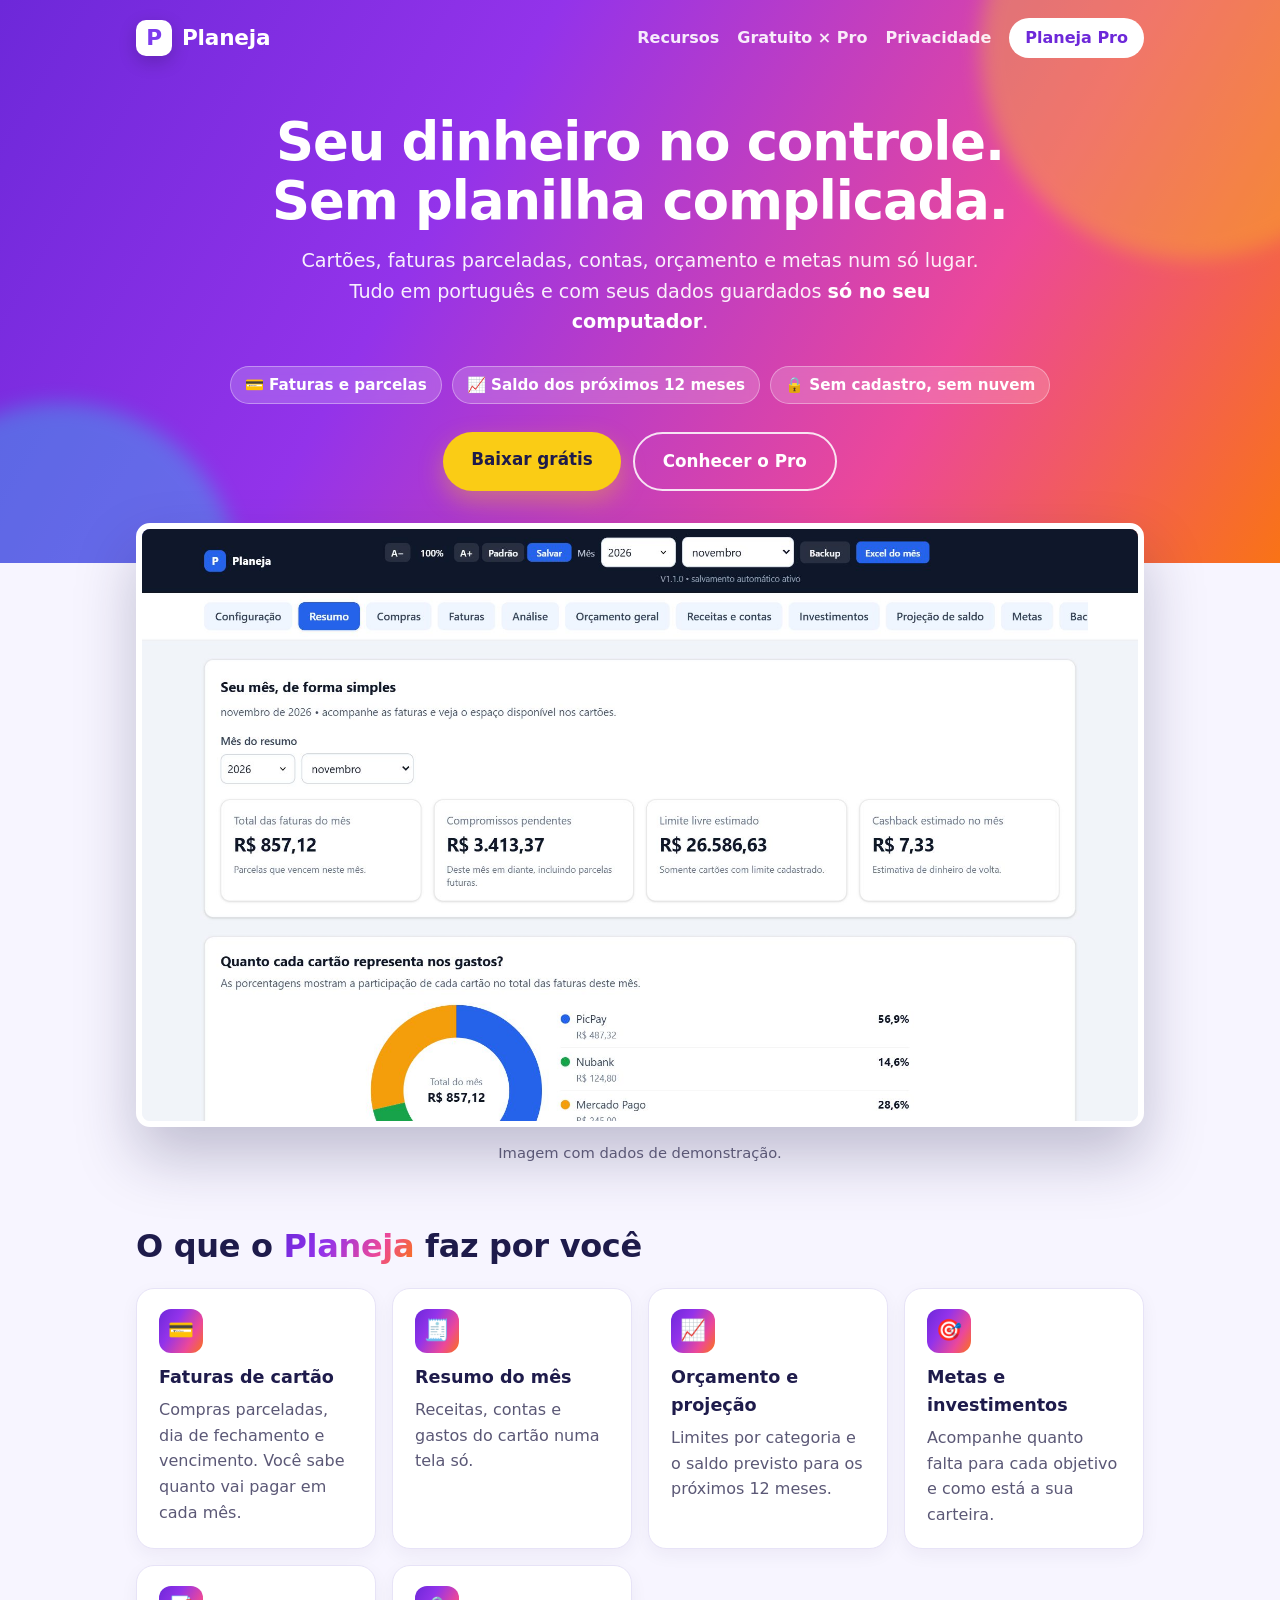
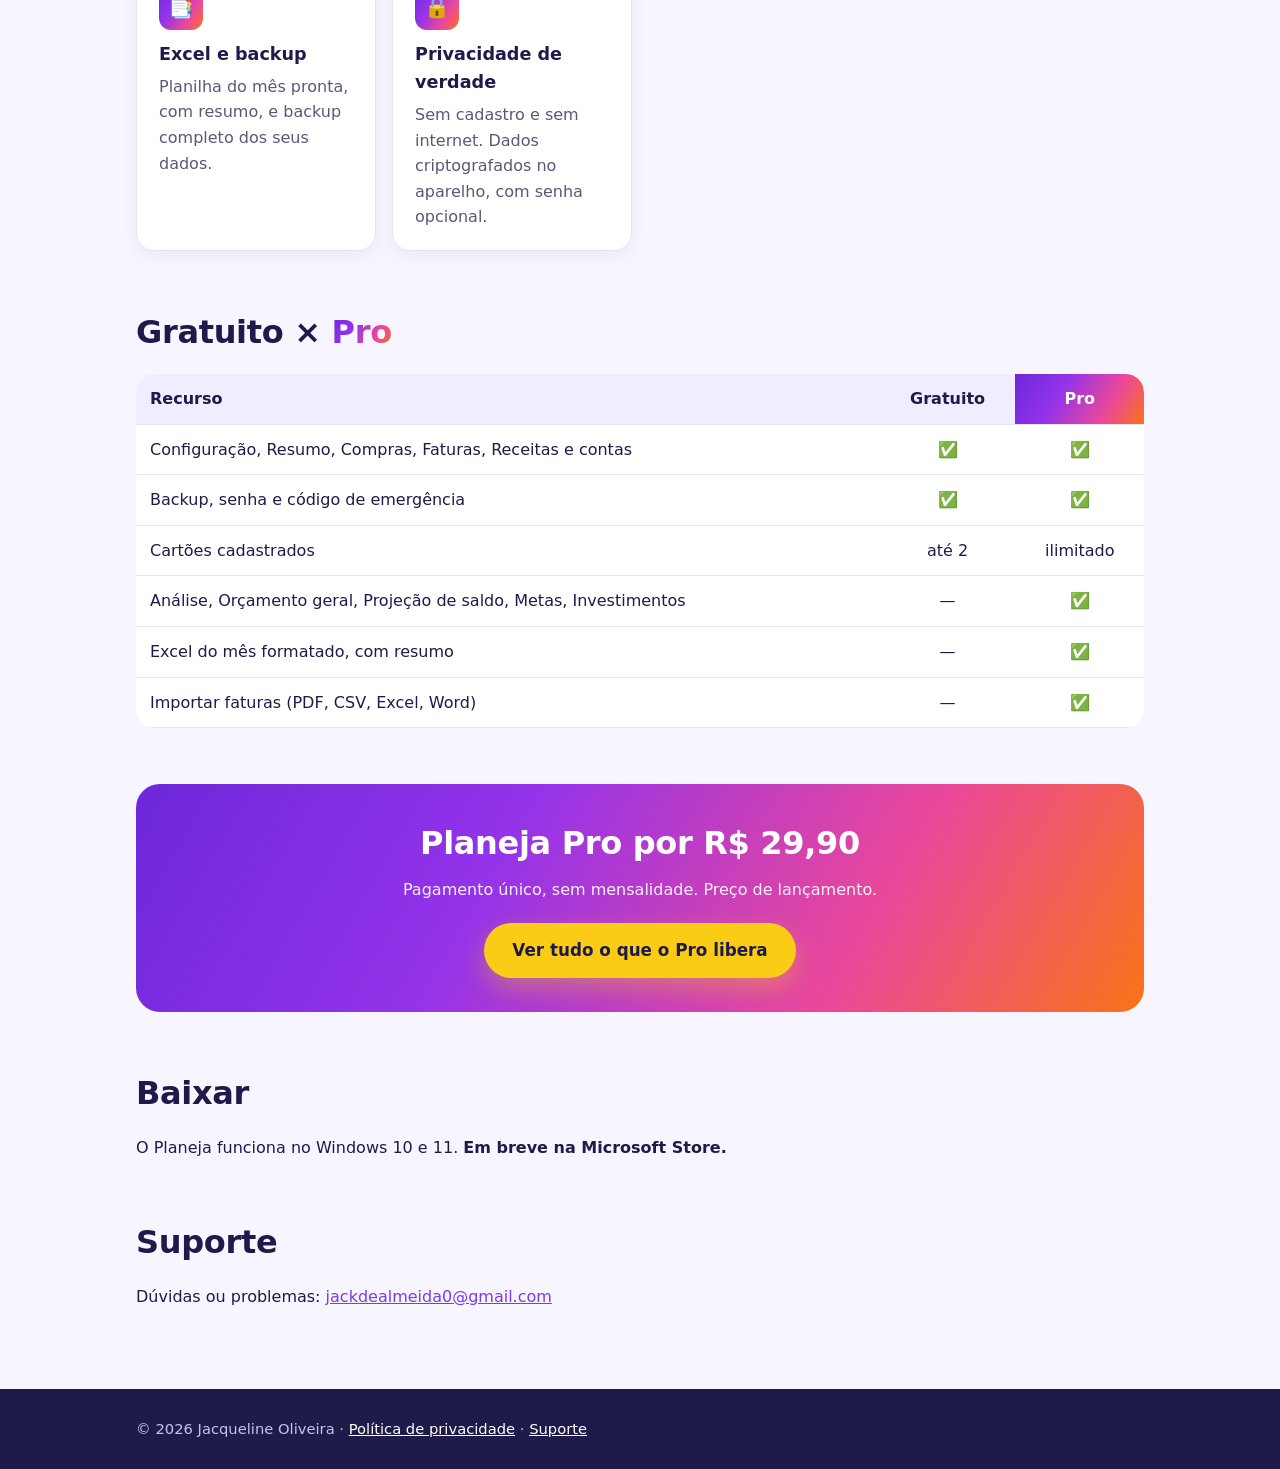
<file: index.html>
<!doctype html>
<html lang="pt-BR">
<head>
  <meta charset="utf-8">
  <meta name="viewport" content="width=device-width, initial-scale=1">
  <title>Planeja — Controle financeiro pessoal</title>
  <meta name="description" content="Planeja: controle de compras no cartão, faturas, orçamento, projeção de saldo e metas. Seus dados ficam só no seu computador.">
  <link rel="stylesheet" href="style.css">
</head>
<body>
<section class="hero">
  <div class="topbar">
    <div class="wrap">
      <a class="logo" href="index.html"><span class="logo-mark">P</span>Planeja</a>
      <nav>
        <a href="#recursos">Recursos</a>
        <a href="#versoes">Gratuito × Pro</a>
        <a href="privacidade.html">Privacidade</a>
        <a class="pill" href="comprar.html">Planeja Pro</a>
      </nav>
    </div>
  </div>

  <div class="wrap hero-content">
    <h1>Seu dinheiro no controle. Sem planilha complicada.</h1>
    <p class="lead">Cartões, faturas parceladas, contas, orçamento e metas num só lugar.
      Tudo em português e com seus dados guardados <strong>só no seu computador</strong>.</p>
    <ul class="chips">
      <li>💳 Faturas e parcelas</li>
      <li>📈 Saldo dos próximos 12 meses</li>
      <li>🔒 Sem cadastro, sem nuvem</li>
    </ul>
    <div class="actions">
      <a class="btn" href="#baixar">Baixar grátis</a>
      <a class="btn ghost" href="comprar.html">Conhecer o Pro</a>
    </div>
  </div>
</section>

<main>
  <div class="wrap">
    <div class="hero-shot-wrap">
      <img class="shot" src="img/app.jpg" alt="Tela Resumo do Planeja com o total das faturas do mês e gráfico por cartão">
      <p class="note center">Imagem com dados de demonstração.</p>
    </div>

    <h2 id="recursos">O que o <span class="grad-text">Planeja</span> faz por você</h2>
    <div class="grid">
      <div class="card"><span class="icon">💳</span><h3>Faturas de cartão</h3><p>Compras parceladas, dia de fechamento e vencimento. Você sabe quanto vai pagar em cada mês.</p></div>
      <div class="card"><span class="icon">🧾</span><h3>Resumo do mês</h3><p>Receitas, contas e gastos do cartão numa tela só.</p></div>
      <div class="card"><span class="icon">📈</span><h3>Orçamento e projeção</h3><p>Limites por categoria e o saldo previsto para os próximos 12 meses.</p></div>
      <div class="card"><span class="icon">🎯</span><h3>Metas e investimentos</h3><p>Acompanhe quanto falta para cada objetivo e como está a sua carteira.</p></div>
      <div class="card"><span class="icon">📑</span><h3>Excel e backup</h3><p>Planilha do mês pronta, com resumo, e backup completo dos seus dados.</p></div>
      <div class="card"><span class="icon">🔒</span><h3>Privacidade de verdade</h3><p>Sem cadastro e sem internet. Dados criptografados no aparelho, com senha opcional.</p></div>
    </div>

    <h2 id="versoes">Gratuito × <span class="grad-text">Pro</span></h2>
    <div class="table-scroll">
      <table>
        <tr><th>Recurso</th><th class="c">Gratuito</th><th class="c pro">Pro</th></tr>
        <tr><td>Configuração, Resumo, Compras, Faturas, Receitas e contas</td><td class="c">✅</td><td class="c">✅</td></tr>
        <tr><td>Backup, senha e código de emergência</td><td class="c">✅</td><td class="c">✅</td></tr>
        <tr><td>Cartões cadastrados</td><td class="c">até 2</td><td class="c">ilimitado</td></tr>
        <tr><td>Análise, Orçamento geral, Projeção de saldo, Metas, Investimentos</td><td class="c">—</td><td class="c">✅</td></tr>
        <tr><td>Excel do mês formatado, com resumo</td><td class="c">—</td><td class="c">✅</td></tr>
        <tr><td>Importar faturas (PDF, CSV, Excel, Word)</td><td class="c">—</td><td class="c">✅</td></tr>
      </table>
    </div>

    <div class="cta-band">
      <h2>Planeja Pro por R$ 29,90</h2>
      <p>Pagamento único, sem mensalidade. Preço de lançamento.</p>
      <a class="btn" href="comprar.html">Ver tudo o que o Pro libera</a>
    </div>

    <h2 id="baixar">Baixar</h2>
    <p>O Planeja funciona no Windows 10 e 11. <strong>Em breve na Microsoft Store.</strong></p>

    <h2>Suporte</h2>
    <p>Dúvidas ou problemas: <a href="mailto:jackdealmeida0@gmail.com">jackdealmeida0@gmail.com</a></p>
  </div>
</main>

<footer>
  <div class="wrap">
    © 2026 Jacqueline Oliveira · <a href="privacidade.html">Política de privacidade</a> · <a href="mailto:jackdealmeida0@gmail.com">Suporte</a>
  </div>
</footer>
</body>
</html>
</file>
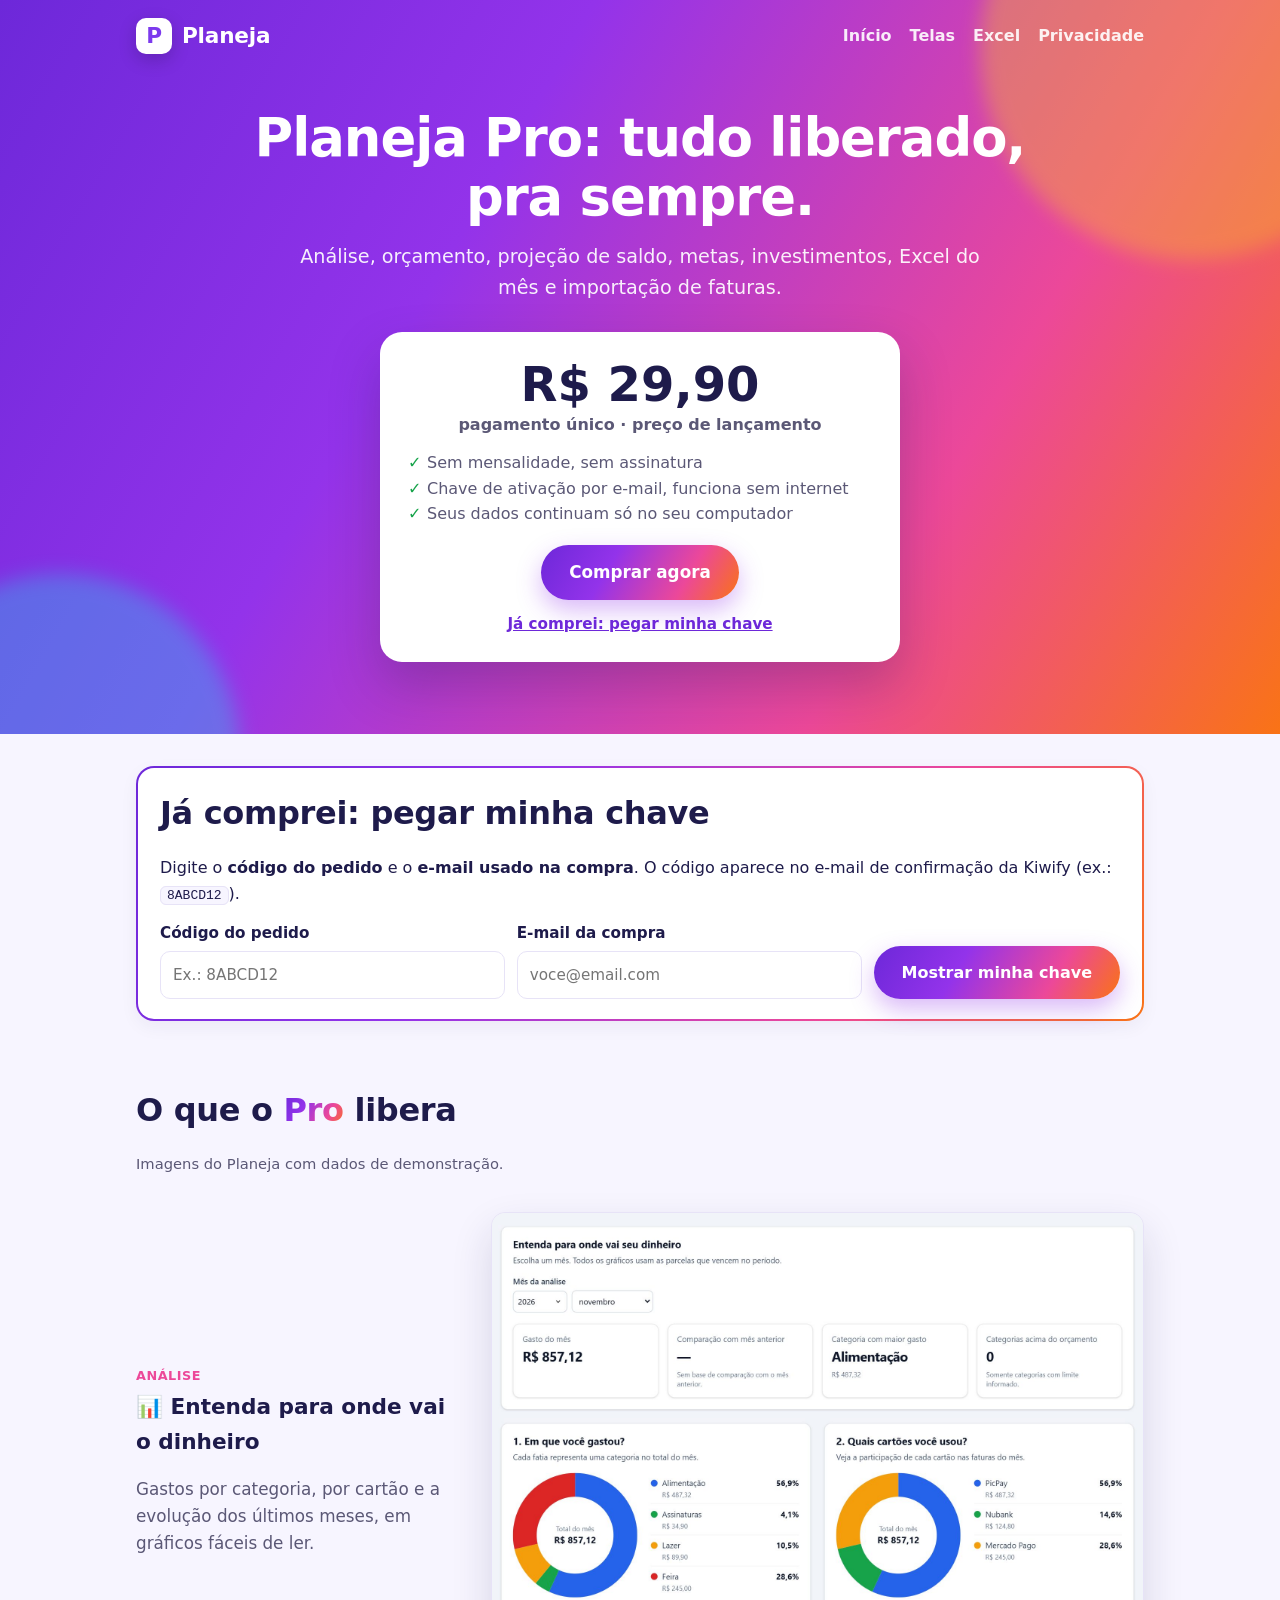
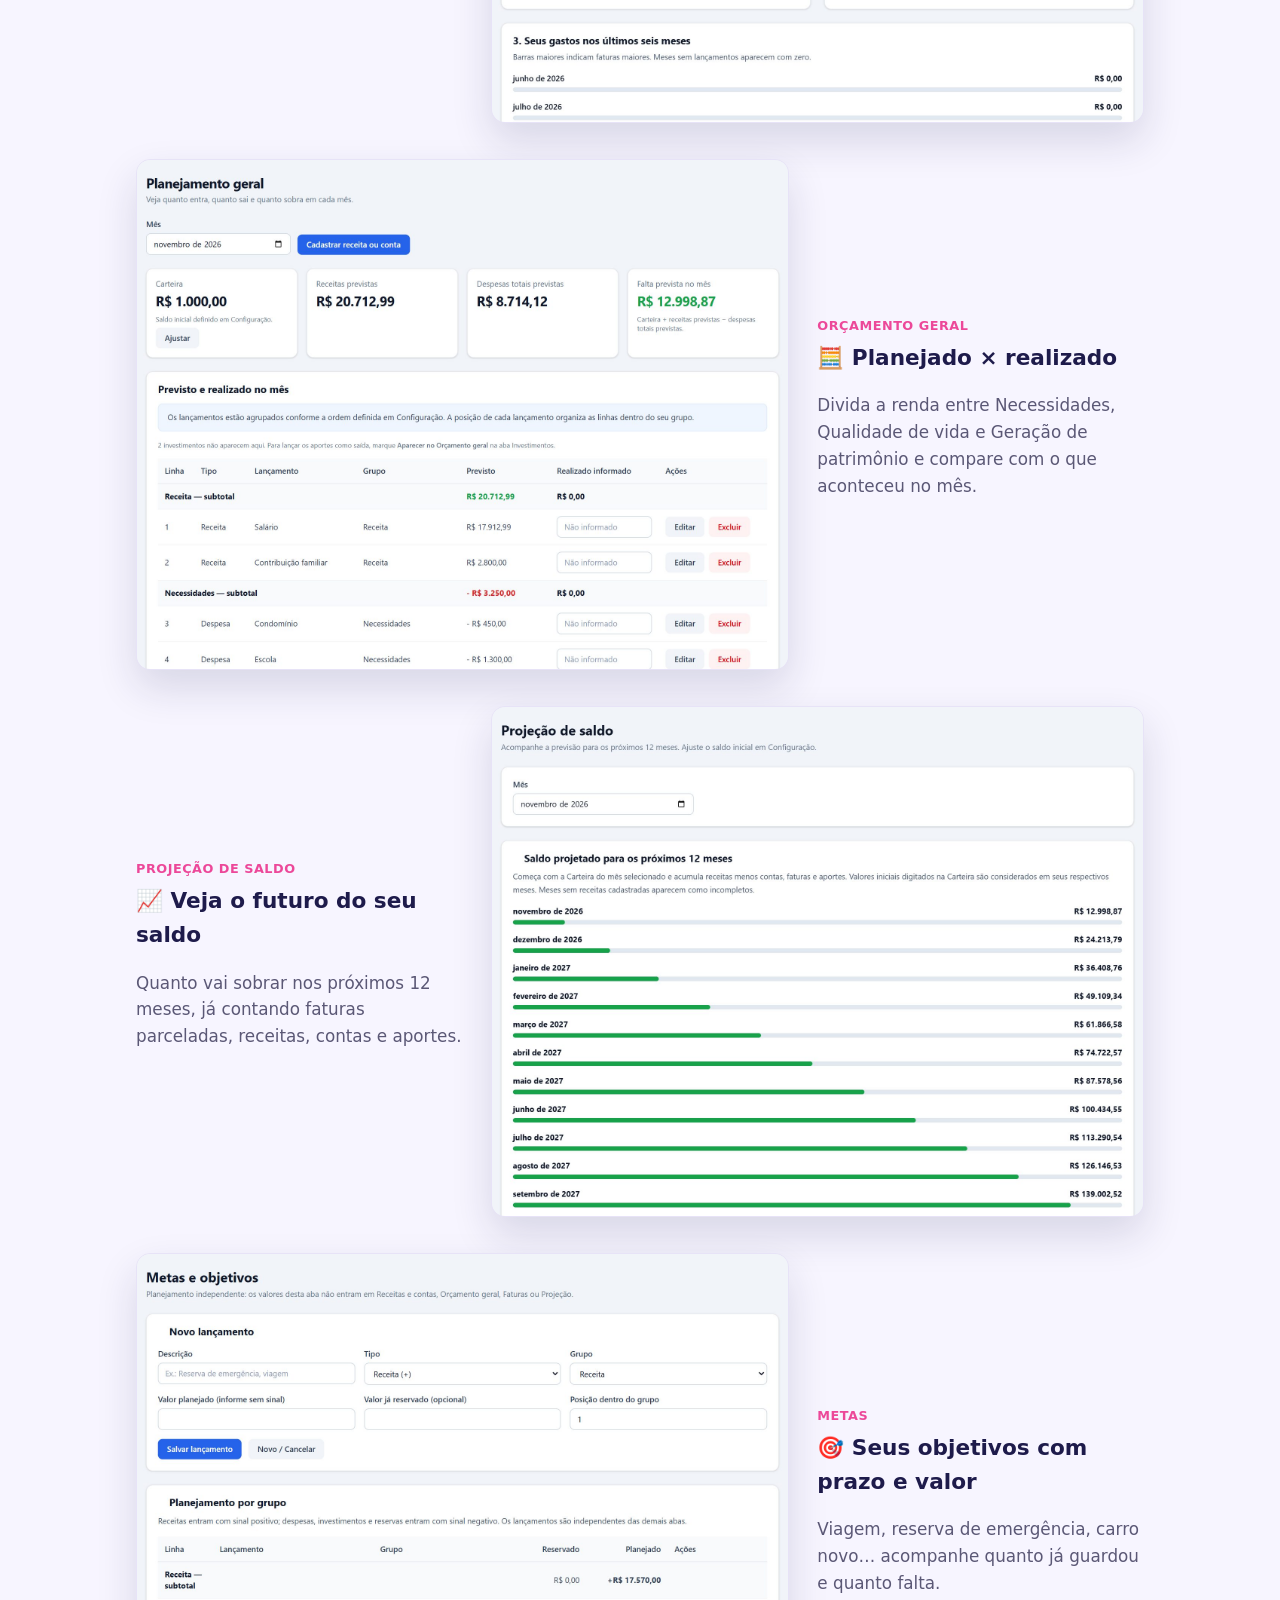
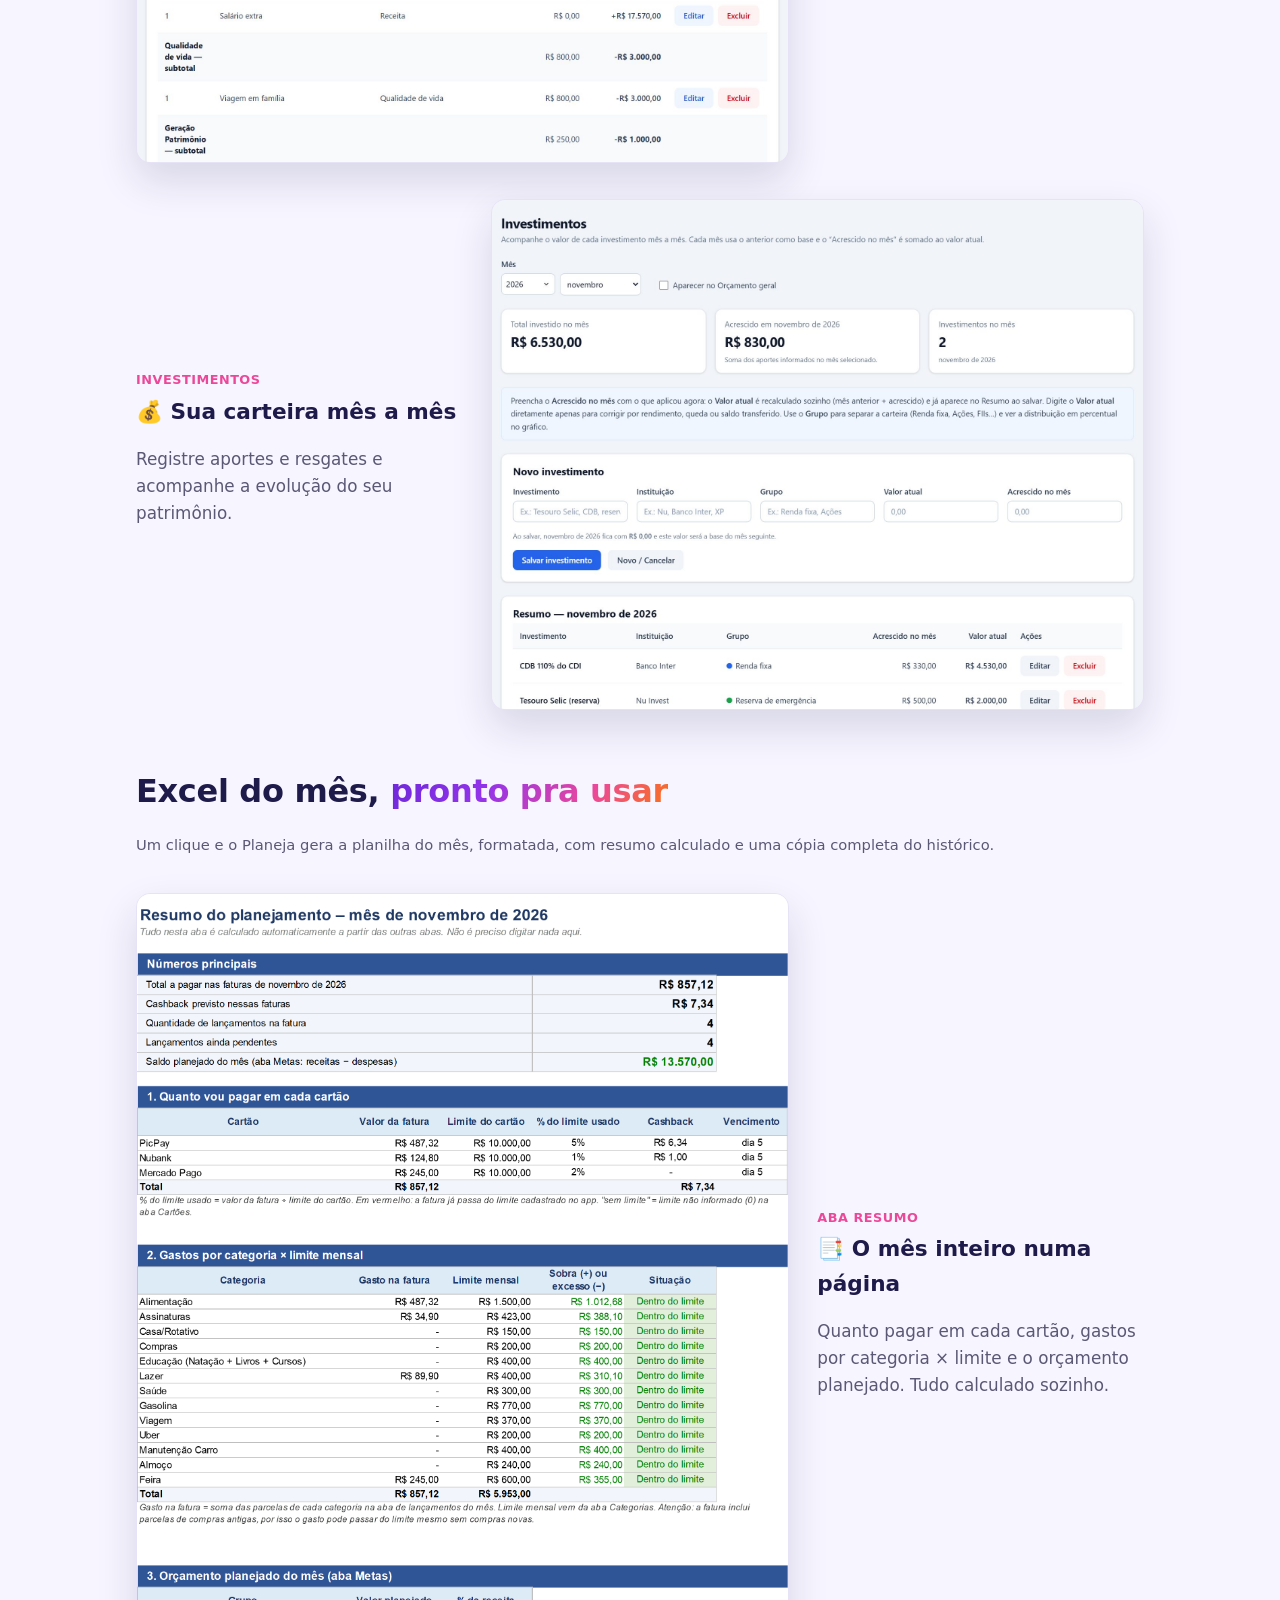
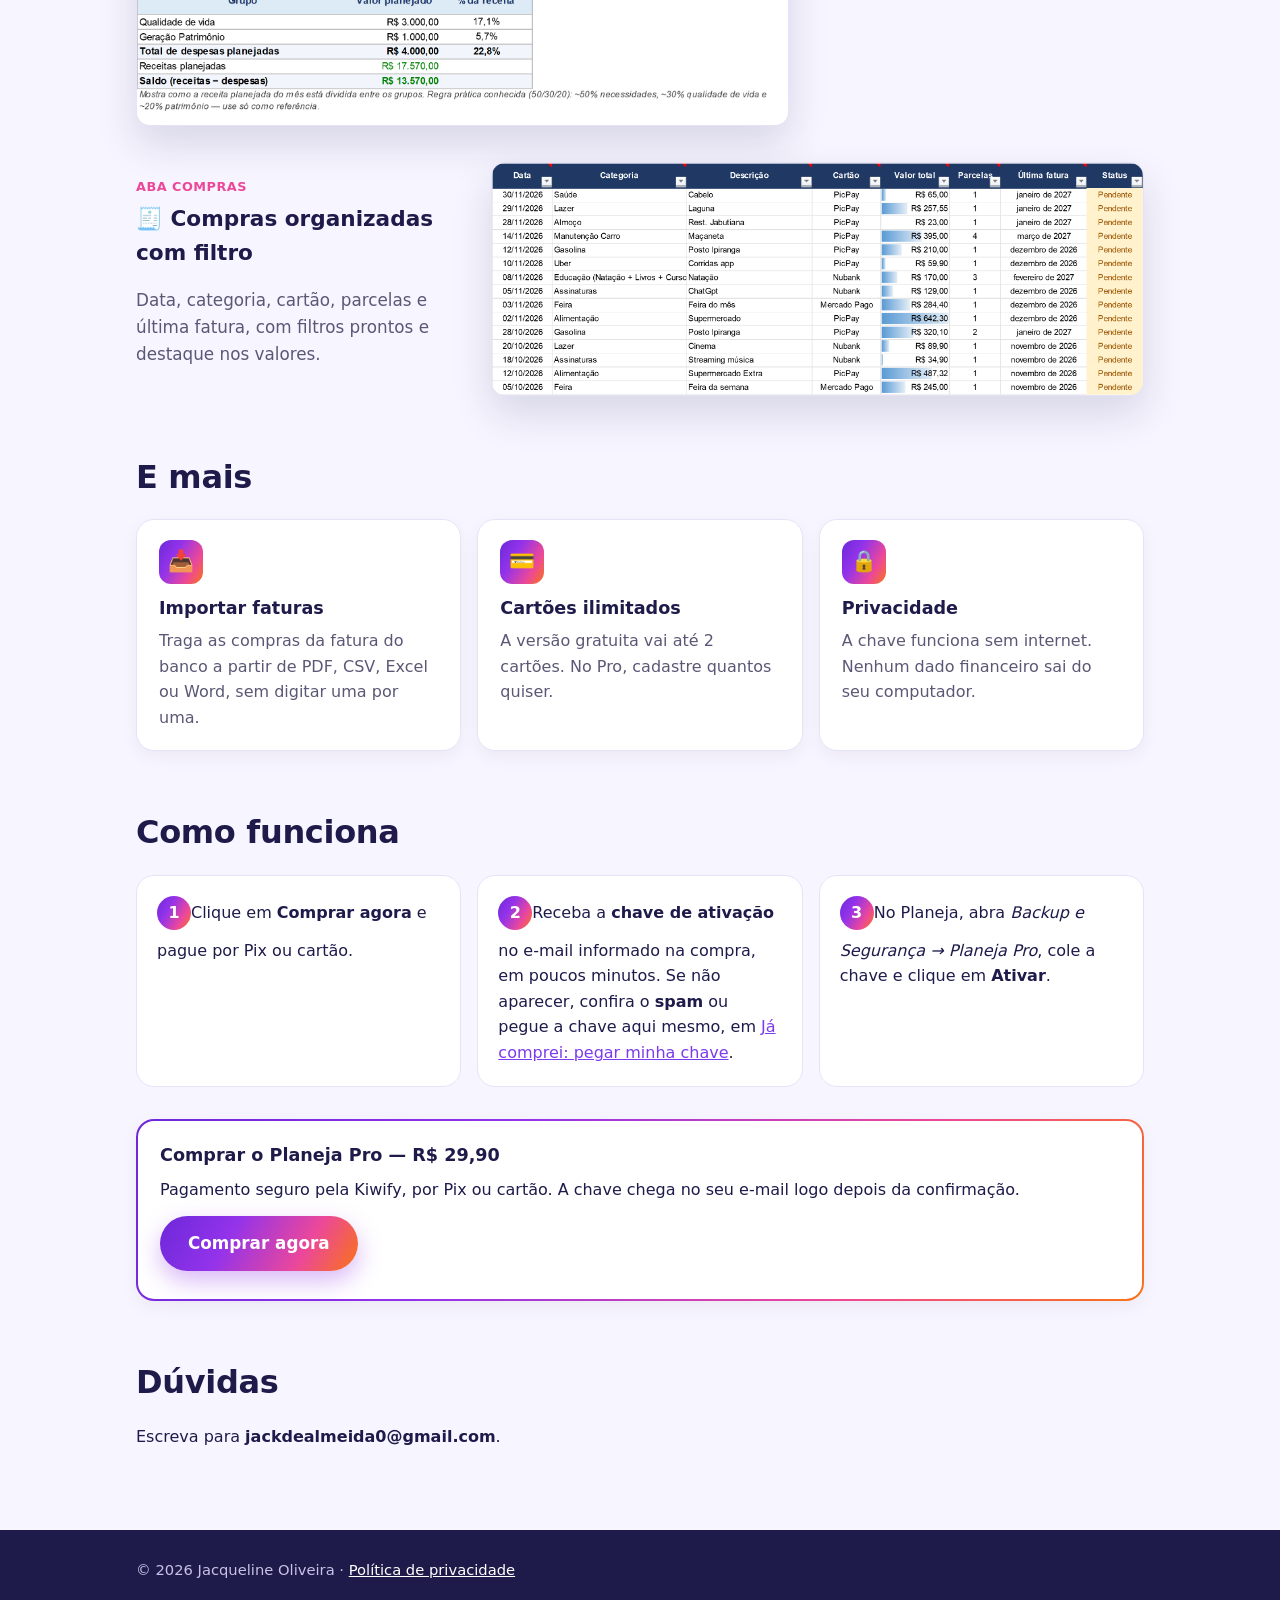
<file: comprar.html>
<!doctype html>
<html lang="pt-BR">
<head>
  <meta charset="utf-8">
  <meta name="viewport" content="width=device-width, initial-scale=1">
  <title>Comprar o Planeja Pro</title>
  <meta name="description" content="Planeja Pro: Análise, Orçamento geral, Projeção de saldo, Metas, Investimentos, Excel do mês e importação de faturas. R$ 29,90, pagamento único.">
  <link rel="stylesheet" href="style.css">
  <!--
    Checkout na Kiwify: os botões com a classe "link-compra" apontam para ele.
    O app aponta sempre para esta página, então trocar de plataforma não exige
    nova versão do app.
  -->
</head>
<body>
<section class="hero">
  <div class="topbar">
    <div class="wrap">
      <a class="logo" href="index.html"><span class="logo-mark">P</span>Planeja</a>
      <nav>
        <a href="index.html">Início</a>
        <a href="#telas">Telas</a>
        <a href="#excel">Excel</a>
        <a href="privacidade.html">Privacidade</a>
      </nav>
    </div>
  </div>

  <div class="wrap hero-content">
    <h1>Planeja Pro: tudo liberado, pra sempre.</h1>
    <p class="lead">Análise, orçamento, projeção de saldo, metas, investimentos, Excel do mês e importação de faturas.</p>
    <div class="price-card">
      <p class="price">R$ 29,90<small>pagamento único · preço de lançamento</small></p>
      <ul>
        <li>Sem mensalidade, sem assinatura</li>
        <li>Chave de ativação por e-mail, funciona sem internet</li>
        <li>Seus dados continuam só no seu computador</li>
      </ul>
      <a class="btn grad link-compra" href="https://pay.kiwify.com.br/r62a8mr" target="_blank" rel="noopener">Comprar agora</a>
      <p class="ja-comprei"><a href="#pegar-chave">Já comprei: pegar minha chave</a></p>
    </div>
  </div>
</section>

<section class="wrap" id="pegar-chave">
  <div class="card buy pegar">
    <h2>Já comprei: pegar minha chave</h2>
    <p>Digite o <strong>código do pedido</strong> e o <strong>e-mail usado na compra</strong>. O código
      aparece no e-mail de confirmação da Kiwify (ex.: <code>8ABCD12</code>).</p>
    <form id="form-chave" autocomplete="on">
      <label>Código do pedido
        <input id="campo-codigo" name="codigo" required maxlength="64" placeholder="Ex.: 8ABCD12" autocapitalize="characters" spellcheck="false">
      </label>
      <label>E-mail da compra
        <input id="campo-email" name="email" type="email" required maxlength="200" placeholder="voce@email.com" autocomplete="email">
      </label>
      <button type="submit" class="btn grad" id="botao-chave">Mostrar minha chave</button>
    </form>
    <p class="aviso" id="aviso-chave" role="status" hidden></p>
    <div id="resultado-chave" hidden>
      <p>Chave de <strong id="nome-chave"></strong>:</p>
      <div class="chave-box" id="texto-chave"></div>
      <p style="display:flex; flex-wrap:wrap; gap:10px; align-items:center">
        <button type="button" class="btn sec small" id="copiar-chave">Copiar chave</button>
        <span class="note" id="copiada" hidden>Chave copiada!</span>
      </p>
      <p class="note">No Planeja, abra <em>Backup e Segurança → Planeja Pro</em>, cole a chave e clique em <strong>Ativar</strong>.</p>
    </div>
  </div>
</section>

<main>
  <div class="wrap">
    <h2 id="telas">O que o <span class="grad-text">Pro</span> libera</h2>
    <p class="note">Imagens do Planeja com dados de demonstração.</p>

    <section class="feature">
      <div class="feature-text">
        <span class="tag">Análise</span>
        <h3>📊 Entenda para onde vai o dinheiro</h3>
        <p>Gastos por categoria, por cartão e a evolução dos últimos meses, em gráficos fáceis de ler.</p>
      </div>
      <img class="shot" src="img/analise.jpg" alt="Tela Análise do Planeja com gráficos de gastos por categoria e por cartão" loading="lazy">
    </section>

    <section class="feature">
      <div class="feature-text">
        <span class="tag">Orçamento geral</span>
        <h3>🧮 Planejado × realizado</h3>
        <p>Divida a renda entre Necessidades, Qualidade de vida e Geração de patrimônio e compare com o que aconteceu no mês.</p>
      </div>
      <img class="shot" src="img/orcamento.jpg" alt="Tela Orçamento geral do Planeja" loading="lazy">
    </section>

    <section class="feature">
      <div class="feature-text">
        <span class="tag">Projeção de saldo</span>
        <h3>📈 Veja o futuro do seu saldo</h3>
        <p>Quanto vai sobrar nos próximos 12 meses, já contando faturas parceladas, receitas, contas e aportes.</p>
      </div>
      <img class="shot" src="img/projecao.jpg" alt="Tela Projeção de saldo do Planeja com 12 meses" loading="lazy">
    </section>

    <section class="feature">
      <div class="feature-text">
        <span class="tag">Metas</span>
        <h3>🎯 Seus objetivos com prazo e valor</h3>
        <p>Viagem, reserva de emergência, carro novo… acompanhe quanto já guardou e quanto falta.</p>
      </div>
      <img class="shot" src="img/metas.jpg" alt="Tela Metas e objetivos do Planeja" loading="lazy">
    </section>

    <section class="feature">
      <div class="feature-text">
        <span class="tag">Investimentos</span>
        <h3>💰 Sua carteira mês a mês</h3>
        <p>Registre aportes e resgates e acompanhe a evolução do seu patrimônio.</p>
      </div>
      <img class="shot" src="img/investimentos.jpg" alt="Tela Investimentos do Planeja" loading="lazy">
    </section>

    <h2 id="excel">Excel do mês, <span class="grad-text">pronto pra usar</span></h2>
    <p class="note">Um clique e o Planeja gera a planilha do mês, formatada, com resumo calculado e uma cópia completa do histórico.</p>

    <section class="feature">
      <div class="feature-text">
        <span class="tag">Aba Resumo</span>
        <h3>📑 O mês inteiro numa página</h3>
        <p>Quanto pagar em cada cartão, gastos por categoria × limite e o orçamento planejado. Tudo calculado sozinho.</p>
      </div>
      <img class="shot" src="img/excel-resumo.png" alt="Planilha Excel do Planeja, aba Resumo, com faturas por cartão e gastos por categoria" loading="lazy">
    </section>

    <section class="feature">
      <div class="feature-text">
        <span class="tag">Aba Compras</span>
        <h3>🧾 Compras organizadas com filtro</h3>
        <p>Data, categoria, cartão, parcelas e última fatura, com filtros prontos e destaque nos valores.</p>
      </div>
      <img class="shot" src="img/excel-compras.png" alt="Planilha Excel do Planeja, aba Compras, com filtros e parcelas" loading="lazy">
    </section>

    <h2>E mais</h2>
    <div class="grid">
      <div class="card"><span class="icon">📥</span><h3>Importar faturas</h3><p>Traga as compras da fatura do banco a partir de PDF, CSV, Excel ou Word, sem digitar uma por uma.</p></div>
      <div class="card"><span class="icon">💳</span><h3>Cartões ilimitados</h3><p>A versão gratuita vai até 2 cartões. No Pro, cadastre quantos quiser.</p></div>
      <div class="card"><span class="icon">🔒</span><h3>Privacidade</h3><p>A chave funciona sem internet. Nenhum dado financeiro sai do seu computador.</p></div>
    </div>

    <h2>Como funciona</h2>
    <ol class="steps">
      <li>Clique em <strong>Comprar agora</strong> e pague por Pix ou cartão.</li>
      <li>Receba a <strong>chave de ativação</strong> no e-mail informado na compra, em poucos minutos. Se não aparecer, confira o <strong>spam</strong> ou pegue a chave aqui mesmo, em <a href="#pegar-chave">Já comprei: pegar minha chave</a>.</li>
      <li>No Planeja, abra <em>Backup e Segurança → Planeja Pro</em>, cole a chave e clique em <strong>Ativar</strong>.</li>
    </ol>

    <div class="card buy">
      <h3>Comprar o Planeja Pro — R$ 29,90</h3>
      <p>Pagamento seguro pela Kiwify, por Pix ou cartão. A chave chega no seu e-mail logo depois da confirmação.</p>
      <p style="margin-top:14px"><a class="btn grad link-compra" href="https://pay.kiwify.com.br/r62a8mr" target="_blank" rel="noopener">Comprar agora</a></p>
    </div>

    <h2>Dúvidas</h2>
    <p>Escreva para <strong>jackdealmeida0@gmail.com</strong>.</p>
  </div>
</main>

<footer>
  <div class="wrap">
    © 2026 Jacqueline Oliveira · <a href="privacidade.html">Política de privacidade</a>
  </div>
</footer>

<script>
  (function () {
    var SERVIDOR = 'https://planeja-vendas.planeja-servidor-vendas.workers.dev/chave';
    var form = document.getElementById('form-chave');
    var botao = document.getElementById('botao-chave');
    var aviso = document.getElementById('aviso-chave');
    var resultado = document.getElementById('resultado-chave');
    var caixa = document.getElementById('texto-chave');

    function avisar(msg) { aviso.textContent = msg; aviso.hidden = !msg; }

    form.addEventListener('submit', function (e) {
      e.preventDefault();
      var codigo = document.getElementById('campo-codigo').value.trim();
      var email = document.getElementById('campo-email').value.trim();
      if (!codigo || !email) { avisar('Preencha o código do pedido e o e-mail da compra.'); return; }
      botao.disabled = true; botao.textContent = 'Buscando…';
      avisar(''); resultado.hidden = true;
      fetch(SERVIDOR, {
        method: 'POST',
        headers: { 'content-type': 'application/json' },
        body: JSON.stringify({ codigo: codigo, email: email })
      })
        .then(function (r) { return r.json(); })
        .then(function (d) {
          if (d && d.ok && d.chave) {
            caixa.textContent = d.chave;
            document.getElementById('nome-chave').textContent = d.nome || '';
            resultado.hidden = false;
          } else {
            avisar((d && d.erro) || 'Não foi possível buscar a chave. Tente de novo.');
          }
        })
        .catch(function () {
          avisar('Sem conexão com o servidor. Verifique a internet e tente de novo. Se continuar, escreva para jackdealmeida0@gmail.com.');
        })
        .then(function () { botao.disabled = false; botao.textContent = 'Mostrar minha chave'; });
    });

    document.getElementById('copiar-chave').addEventListener('click', function () {
      var ok = function () { document.getElementById('copiada').hidden = false; };
      if (navigator.clipboard && navigator.clipboard.writeText) {
        navigator.clipboard.writeText(caixa.textContent).then(ok, function () { selecionar(); ok(); });
      } else { selecionar(); try { document.execCommand('copy'); } catch (x) {} ok(); }
    });
    function selecionar() {
      var r = document.createRange(); r.selectNodeContents(caixa);
      var s = window.getSelection(); s.removeAllRanges(); s.addRange(r);
    }
  })();
</script>

</body>
</html>
</file>
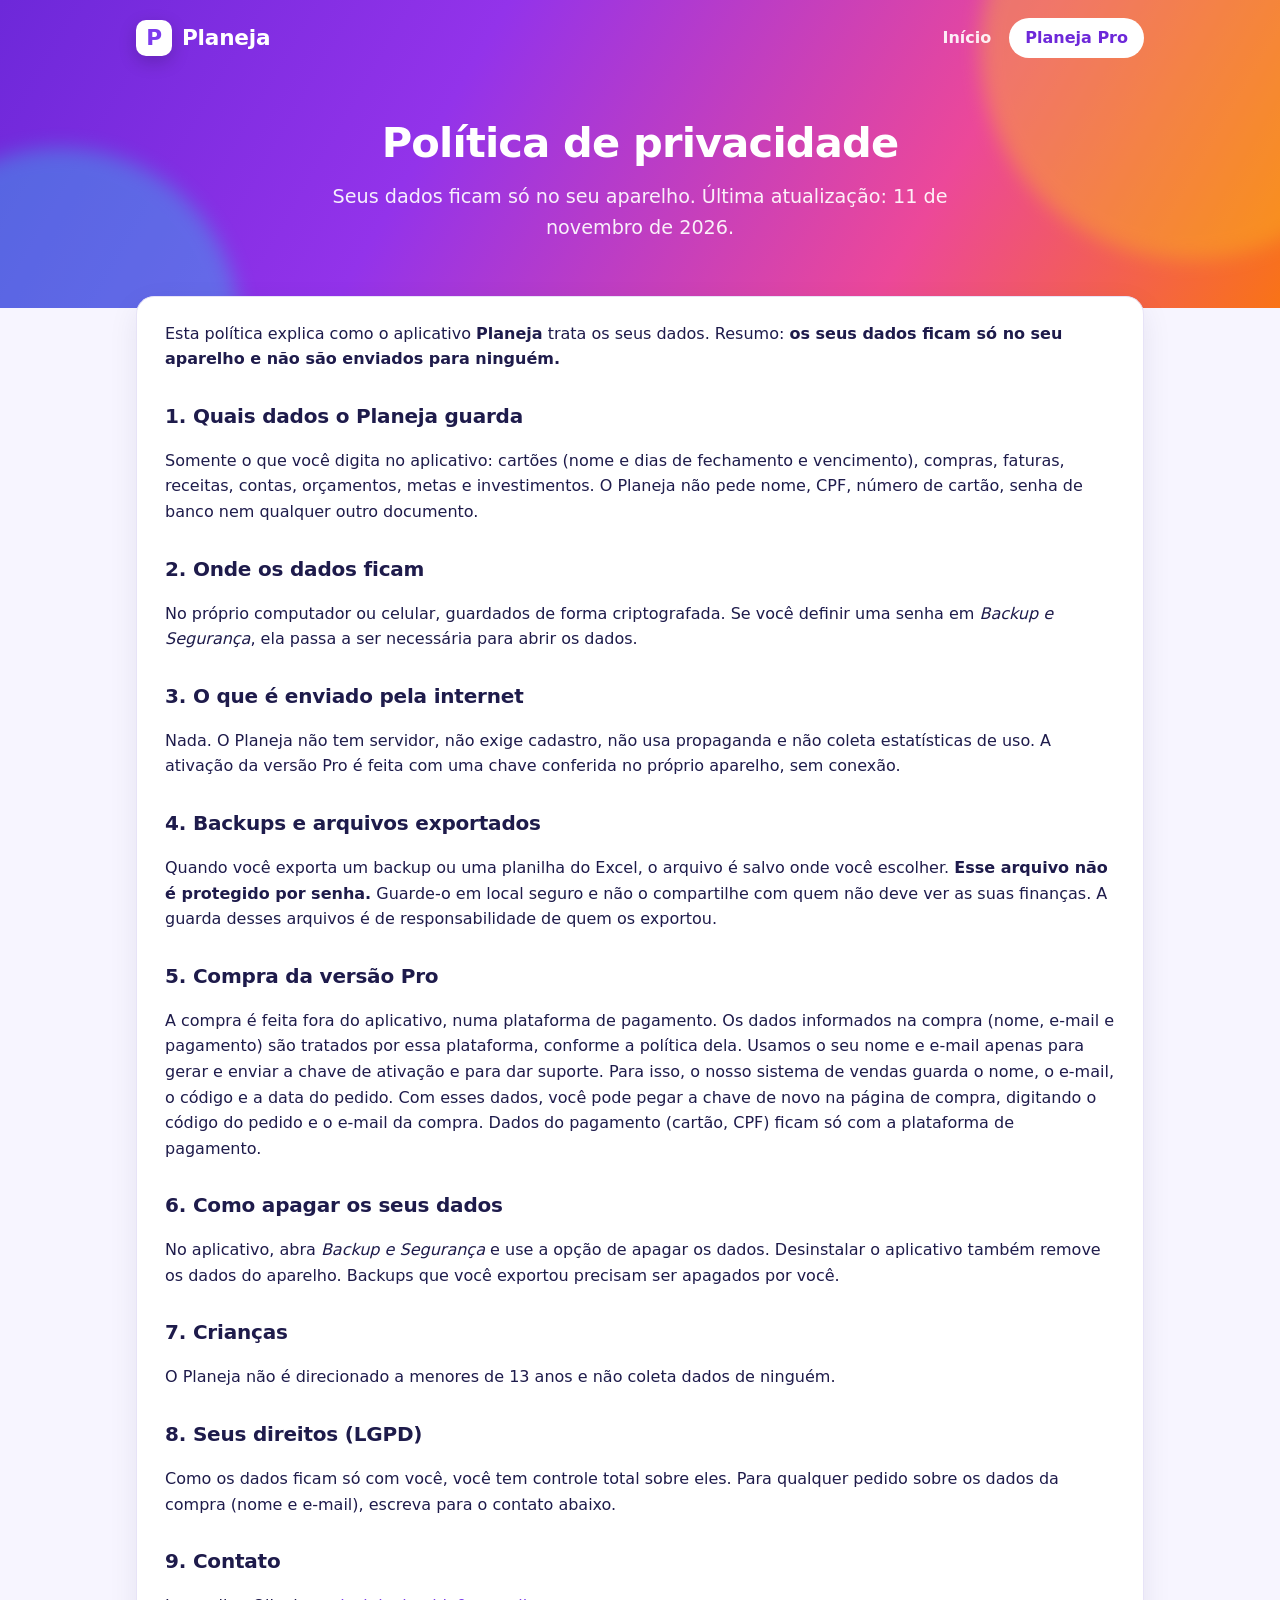
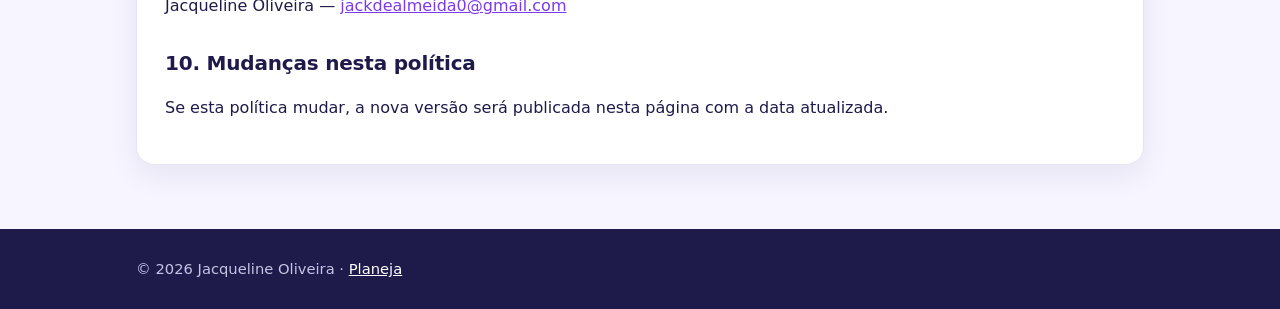
<file: privacidade.html>
<!doctype html>
<html lang="pt-BR">
<head>
  <meta charset="utf-8">
  <meta name="viewport" content="width=device-width, initial-scale=1">
  <title>Política de privacidade — Planeja</title>
  <link rel="stylesheet" href="style.css">
</head>
<body>
<section class="hero slim">
  <div class="topbar">
    <div class="wrap">
      <a class="logo" href="index.html"><span class="logo-mark">P</span>Planeja</a>
      <nav>
        <a href="index.html">Início</a>
        <a class="pill" href="comprar.html">Planeja Pro</a>
      </nav>
    </div>
  </div>
  <div class="wrap hero-content">
    <h1>Política de privacidade</h1>
    <p class="lead">Seus dados ficam só no seu aparelho. Última atualização: 11 de novembro de 2026.</p>
  </div>
</section>

<main>
  <div class="wrap">
  <div class="texto">

    <p>Esta política explica como o aplicativo <strong>Planeja</strong> trata os seus dados.
      Resumo: <strong>os seus dados ficam só no seu aparelho e não são enviados para ninguém.</strong></p>

    <h2>1. Quais dados o Planeja guarda</h2>
    <p>Somente o que você digita no aplicativo: cartões (nome e dias de fechamento e vencimento),
      compras, faturas, receitas, contas, orçamentos, metas e investimentos. O Planeja não pede
      nome, CPF, número de cartão, senha de banco nem qualquer outro documento.</p>

    <h2>2. Onde os dados ficam</h2>
    <p>No próprio computador ou celular, guardados de forma criptografada. Se você definir uma senha
      em <em>Backup e Segurança</em>, ela passa a ser necessária para abrir os dados.</p>

    <h2>3. O que é enviado pela internet</h2>
    <p>Nada. O Planeja não tem servidor, não exige cadastro, não usa propaganda e não coleta
      estatísticas de uso. A ativação da versão Pro é feita com uma chave conferida no próprio
      aparelho, sem conexão.</p>

    <h2>4. Backups e arquivos exportados</h2>
    <p>Quando você exporta um backup ou uma planilha do Excel, o arquivo é salvo onde você escolher.
      <strong>Esse arquivo não é protegido por senha.</strong> Guarde-o em local seguro e não o
      compartilhe com quem não deve ver as suas finanças. A guarda desses arquivos é de
      responsabilidade de quem os exportou.</p>

    <h2>5. Compra da versão Pro</h2>
    <p>A compra é feita fora do aplicativo, numa plataforma de pagamento. Os dados informados na
      compra (nome, e-mail e pagamento) são tratados por essa plataforma, conforme a política dela.
      Usamos o seu nome e e-mail apenas para gerar e enviar a chave de ativação e para dar suporte.
      Para isso, o nosso sistema de vendas guarda o nome, o e-mail, o código e a data do pedido. Com
      esses dados, você pode pegar a chave de novo na página de compra, digitando o código do
      pedido e o e-mail da compra. Dados do pagamento (cartão, CPF) ficam só com a plataforma de
      pagamento.</p>

    <h2>6. Como apagar os seus dados</h2>
    <p>No aplicativo, abra <em>Backup e Segurança</em> e use a opção de apagar os dados.
      Desinstalar o aplicativo também remove os dados do aparelho. Backups que você exportou
      precisam ser apagados por você.</p>

    <h2>7. Crianças</h2>
    <p>O Planeja não é direcionado a menores de 13 anos e não coleta dados de ninguém.</p>

    <h2>8. Seus direitos (LGPD)</h2>
    <p>Como os dados ficam só com você, você tem controle total sobre eles. Para qualquer pedido
      sobre os dados da compra (nome e e-mail), escreva para o contato abaixo.</p>

    <h2>9. Contato</h2>
    <p>Jacqueline Oliveira — <a href="mailto:jackdealmeida0@gmail.com">jackdealmeida0@gmail.com</a></p>

    <h2>10. Mudanças nesta política</h2>
    <p>Se esta política mudar, a nova versão será publicada nesta página com a data atualizada.</p>
  </div>
  </div>
</main>

<footer>
  <div class="wrap">
    © 2026 Jacqueline Oliveira · <a href="index.html">Planeja</a>
  </div>
</footer>
</body>
</html>
</file>
<file: style.css>
/* Planeja — site do produto. Visual jovem: degradê roxo → rosa → laranja. */
:root {
  --bg: #f7f5ff;
  --card: #ffffff;
  --text: #1e1b4b;
  --muted: #5b5876;
  --border: #e7e3f7;
  --brand: #7c3aed;
  --brand-dark: #6d28d9;
  --pink: #ec4899;
  --orange: #f97316;
  --cta: #facc15;
  --cta-text: #1e1b4b;
  --grad: linear-gradient(120deg, #6d28d9 0%, #9333ea 35%, #ec4899 72%, #f97316 100%);
  --radius: 18px;
}
* { box-sizing: border-box; }
html { scroll-behavior: smooth; }
body {
  margin: 0;
  font-family: "Segoe UI", system-ui, -apple-system, Roboto, Arial, sans-serif;
  background: var(--bg);
  color: var(--text);
  line-height: 1.6;
}
img { max-width: 100%; }
a { color: var(--brand); }
.wrap { max-width: 1040px; margin: 0 auto; padding: 0 16px; }

/* ===== Topo com degradê ===== */
.hero {
  position: relative;
  overflow: hidden;
  background: var(--grad);
  color: #fff;
  padding-bottom: 72px;
}
.hero::before, .hero::after {
  content: "";
  position: absolute;
  border-radius: 50%;
  filter: blur(10px);
  opacity: .35;
  pointer-events: none;
}
.hero::before { width: 420px; height: 420px; background: #facc15; top: -160px; right: -120px; }
.hero::after { width: 360px; height: 360px; background: #22d3ee; bottom: -200px; left: -120px; }
.hero > * { position: relative; z-index: 1; }

.topbar .wrap { display: flex; align-items: center; justify-content: space-between; gap: 12px; padding-top: 18px; padding-bottom: 18px; flex-wrap: wrap; }
.logo { display: flex; align-items: center; gap: 10px; color: #fff; text-decoration: none; font-weight: 800; font-size: 1.35rem; letter-spacing: -.01em; }
.logo-mark { width: 36px; height: 36px; border-radius: 10px; background: #fff; color: var(--brand); display: grid; place-items: center; font-weight: 900; box-shadow: 0 6px 18px rgba(0,0,0,.18); }
.topbar nav { display: flex; align-items: center; flex-wrap: wrap; gap: 6px 18px; }
.topbar nav a { color: rgba(255,255,255,.9); text-decoration: none; font-weight: 600; }
.topbar nav a:hover { color: #fff; text-decoration: underline; text-underline-offset: 4px; }
.topbar nav a.pill { background: #fff; color: var(--brand-dark); padding: 7px 16px; border-radius: 999px; text-decoration: none; }
.topbar nav a.pill:hover { background: var(--cta); color: var(--cta-text); }

.hero-content { padding-top: 36px; text-align: center; }
.hero h1 { font-size: clamp(2rem, 5vw, 3.3rem); line-height: 1.12; margin: 0 auto 16px; max-width: 820px; font-weight: 900; letter-spacing: -.02em; color: #fff; }
.hero .lead { font-size: 1.2rem; color: rgba(255,255,255,.92); max-width: 680px; margin: 0 auto 28px; }
.hero .lead strong { color: #fff; }
.chips { display: flex; flex-wrap: wrap; justify-content: center; gap: 10px; margin: 0 0 28px; padding: 0; list-style: none; }
.chips li { background: rgba(255,255,255,.18); border: 1px solid rgba(255,255,255,.35); padding: 6px 14px; border-radius: 999px; font-weight: 600; font-size: .95rem; backdrop-filter: blur(4px); }
.actions { display: flex; flex-wrap: wrap; justify-content: center; gap: 12px; }

/* ===== Botões ===== */
.btn {
  display: inline-block; background: var(--cta); color: var(--cta-text); padding: 14px 28px;
  border-radius: 999px; text-decoration: none; font-weight: 800; font-size: 1.05rem;
  box-shadow: 0 10px 24px rgba(250, 204, 21, .35); transition: transform .15s ease, box-shadow .15s ease;
  border: none; cursor: pointer; font-family: inherit;
}
.btn:hover { transform: translateY(-2px); box-shadow: 0 14px 28px rgba(250, 204, 21, .45); }
.btn.ghost { background: transparent; color: #fff; border: 2px solid rgba(255,255,255,.85); box-shadow: none; }
.btn.ghost:hover { background: #fff; color: var(--brand-dark); }
.btn.grad { background: var(--grad); color: #fff; box-shadow: 0 10px 24px rgba(147, 51, 234, .35); }
.btn.sec { background: #fff; color: var(--brand-dark); border: 2px solid var(--brand); box-shadow: none; }
.btn.small { padding: 7px 14px; font-size: .9rem; }

/* ===== Imagem principal sobre o degradê ===== */
.hero-shot-wrap { margin-top: -48px; position: relative; z-index: 2; }
.shot { width: 100%; height: auto; display: block; border-radius: 14px; border: 1px solid var(--border); box-shadow: 0 18px 40px rgba(30, 27, 75, .14); background: #fff; }
.hero-shot-wrap .shot { border: 6px solid #fff; box-shadow: 0 30px 60px rgba(30, 27, 75, .25); }
.note { font-size: .92rem; color: var(--muted); }
.center { text-align: center; }

/* ===== Conteúdo ===== */
main { padding: 8px 0 64px; }
h2 { font-size: clamp(1.5rem, 3vw, 2rem); margin: 56px 0 16px; font-weight: 900; letter-spacing: -.01em; }
h2 .grad-text, .grad-text { background: var(--grad); -webkit-background-clip: text; background-clip: text; color: transparent; }
h3 { font-size: 1.1rem; margin: 18px 0 6px; }
.grid { display: grid; grid-template-columns: repeat(auto-fit, minmax(240px, 1fr)); gap: 16px; }
.card { background: var(--card); border: 1px solid var(--border); border-radius: var(--radius); padding: 20px 22px; box-shadow: 0 6px 18px rgba(30,27,75,.05); transition: transform .15s ease, box-shadow .15s ease; }
.card:hover { transform: translateY(-3px); box-shadow: 0 14px 30px rgba(30,27,75,.10); }
.card h3 { margin-top: 0; }
.card p { margin: 0; color: var(--muted); }
.icon { display: inline-grid; place-items: center; width: 44px; height: 44px; border-radius: 12px; background: var(--grad); color: #fff; font-size: 1.3rem; margin-bottom: 10px; }

table { width: 100%; border-collapse: collapse; background: var(--card); border-radius: var(--radius); overflow: hidden; box-shadow: 0 6px 18px rgba(30,27,75,.06); }
th, td { padding: 12px 14px; border-bottom: 1px solid var(--border); text-align: left; }
th { background: #f1ecff; }
th.pro { background: var(--grad); color: #fff; }
td.c, th.c { text-align: center; white-space: nowrap; }
.table-scroll { overflow-x: auto; border-radius: var(--radius); }

/* Destaques com imagem (página de compra) */
.feature { display: grid; grid-template-columns: 1fr 2fr; gap: 28px; align-items: center; margin: 36px 0; }
.feature:nth-of-type(even) { grid-template-columns: 2fr 1fr; }
.feature:nth-of-type(even) .feature-text { order: 2; }
.feature-text h3 { margin-top: 0; font-size: 1.35rem; font-weight: 800; }
.feature-text p { color: var(--muted); font-size: 1.05rem; }
.tag { display: inline-block; font-size: .8rem; font-weight: 800; letter-spacing: .04em; text-transform: uppercase; color: var(--pink); margin-bottom: 4px; }

/* Preço */
.price-card { background: #fff; color: var(--text); border-radius: 22px; padding: 26px 28px; max-width: 520px; margin: 0 auto; box-shadow: 0 24px 50px rgba(30,27,75,.25); text-align: center; }
.price { font-size: 3rem; font-weight: 900; margin: 0; line-height: 1.1; }
.price small { display: block; font-size: 1rem; font-weight: 600; color: var(--muted); margin-top: 6px; }
.price-card .btn { margin-top: 18px; }
.price-card ul { text-align: left; margin: 16px 0 0; padding-left: 0; list-style: none; color: var(--muted); }
.price-card li::before { content: "✓ "; color: #16a34a; font-weight: 900; }

/* Passos */
.steps { counter-reset: passo; list-style: none; padding: 0; display: grid; grid-template-columns: repeat(auto-fit, minmax(220px, 1fr)); gap: 16px; }
.steps li { counter-increment: passo; background: #fff; border: 1px solid var(--border); border-radius: var(--radius); padding: 20px; position: relative; }
.steps li::before { content: counter(passo); display: inline-grid; place-items: center; width: 34px; height: 34px; border-radius: 50%; background: var(--grad); color: #fff; font-weight: 900; margin-bottom: 8px; }

/* Bloco de compra */
.buy { margin-top: 32px; border: 2px solid transparent; background: linear-gradient(#fff, #fff) padding-box, var(--grad) border-box; }
.buy p { color: var(--text); margin: 8px 0; }
.email-line { display: flex; flex-wrap: wrap; align-items: center; gap: 10px; font-size: 1.15rem; }

/* Faixa final */
.cta-band { margin-top: 56px; background: var(--grad); color: #fff; border-radius: 24px; padding: 34px 24px; text-align: center; }
.cta-band h2 { margin: 0 0 8px; color: #fff; }
.cta-band p { color: rgba(255,255,255,.92); margin: 0 0 20px; }

/* Páginas de texto (privacidade) */
.hero.slim { padding-bottom: 36px; }
.hero.slim h1 { font-size: clamp(1.8rem, 4vw, 2.6rem); margin-top: 8px; }
.texto { background: #fff; border: 1px solid var(--border); border-radius: var(--radius); padding: 8px 28px 28px; margin-top: -20px; position: relative; z-index: 2; box-shadow: 0 10px 30px rgba(30,27,75,.08); }
.texto h2 { font-size: 1.25rem; margin: 28px 0 8px; }

footer { background: #1e1b4b; color: #c7c3e6; padding: 28px 0; font-size: .92rem; }
footer a { color: #fff; }

@media (max-width: 760px) {
  .feature, .feature:nth-of-type(even) { grid-template-columns: 1fr; }
  .feature:nth-of-type(even) .feature-text { order: 0; }
  .hero-shot-wrap { margin-top: -36px; }
  .topbar nav { gap: 6px 14px; font-size: .95rem; }
  .price { font-size: 2.4rem; }
  .texto { padding: 4px 18px 20px; }
}

/* "Já comprei: pegar minha chave" (comprar.html) */
.ja-comprei { margin: 12px 0 0; font-size: .95rem; }
.ja-comprei a { color: var(--brand-dark); font-weight: 600; }
#pegar-chave { margin-top: 32px; scroll-margin-top: 16px; }
.pegar h2 { margin-top: 0; }
.pegar code { background: var(--bg); border: 1px solid var(--border); border-radius: 6px; padding: 1px 6px; }
#form-chave { display: grid; grid-template-columns: 1fr 1fr auto; gap: 12px; align-items: end; margin-top: 14px; }
#form-chave label { display: flex; flex-direction: column; gap: 6px; font-weight: 600; font-size: .95rem; color: var(--text); }
#form-chave input { font: inherit; font-weight: 400; padding: 11px 12px; border: 1px solid var(--border); border-radius: 10px; background: #fff; color: var(--text); min-width: 0; }
#form-chave input:focus { outline: 2px solid var(--brand); outline-offset: 1px; }
#form-chave .btn { border: 0; cursor: pointer; font: inherit; font-weight: 700; }
#form-chave .btn:disabled { opacity: .6; cursor: wait; transform: none; }
.pegar .aviso { margin-top: 12px; padding: 10px 12px; border-radius: 10px; background: #fff7ed; border: 1px solid #fed7aa; color: #9a3412; }
.chave-box { background: var(--bg); border: 1px solid var(--border); border-radius: 10px; padding: 12px; font-family: Consolas, monospace; font-size: .85rem; word-break: break-all; color: var(--text); }
@media (max-width: 720px) { #form-chave { grid-template-columns: 1fr; } }
</file>
